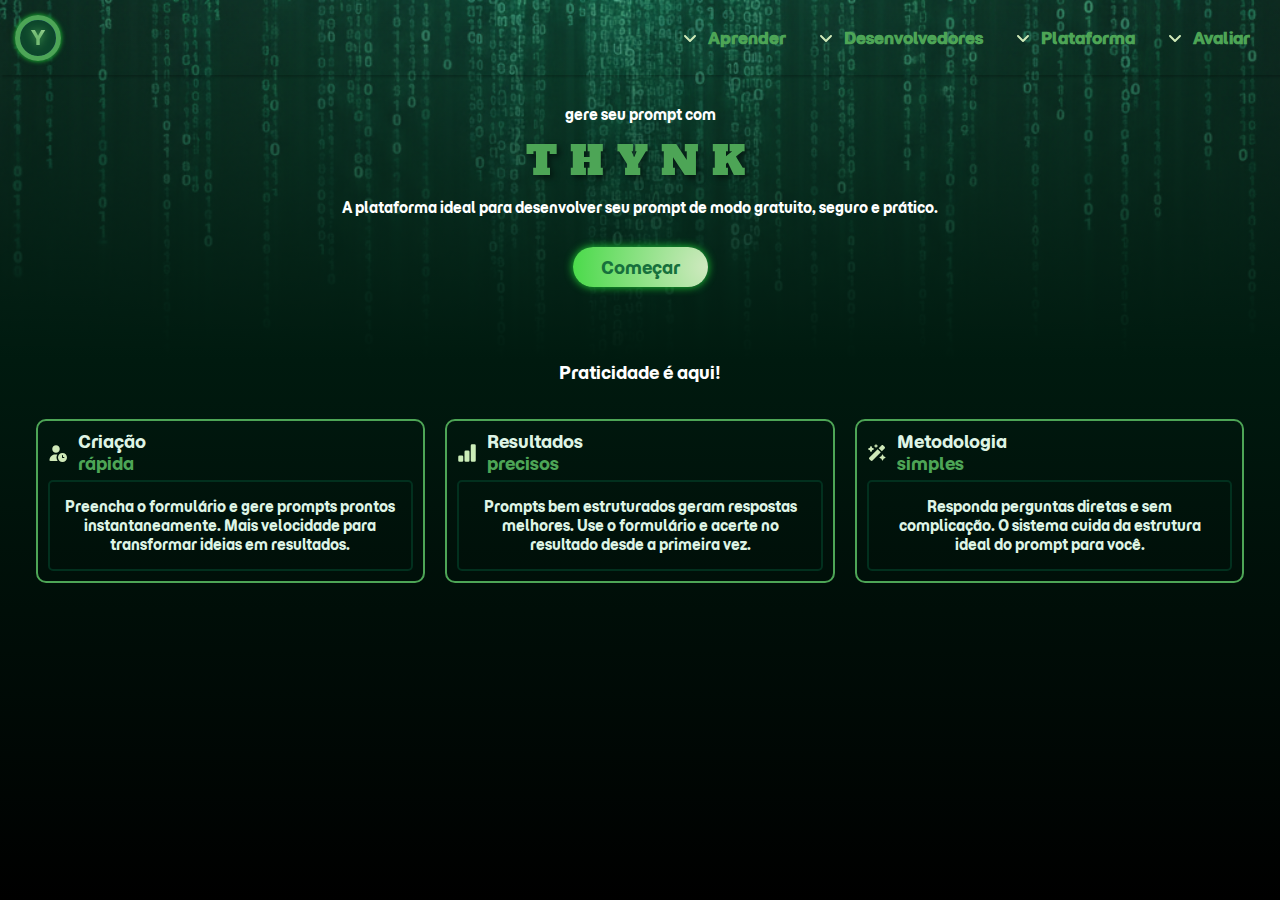
<file: index.html>
<!DOCTYPE html>
<html lang="pt-br">

<head>
    <meta charset="UTF-8">
    <meta name="viewport" content="width=device-width, initial-scale=1.0">
    <link rel="stylesheet" href="AW_PagInicial.css">

    <link rel="preconnect" href="https://fonts.googleapis.com">
    <link rel="preconnect" href="https://fonts.gstatic.com" crossorigin>
    <link href="https://fonts.googleapis.com/css2?family=Momo+Trust+Display&display=swap" rel="stylesheet">

    <link rel="preconnect" href="https://fonts.googleapis.com">
    <link rel="preconnect" href="https://fonts.gstatic.com" crossorigin>
    <link
        href="https://fonts.googleapis.com/css2?family=Alfa+Slab+One&family=Momo+Trust+Display&family=Sekuya&display=swap"
        rel="stylesheet">
    <title>Página inicial</title>
</head>

 <!-- Google tag (gtag.js) -->
<script async src="https://www.googletagmanager.com/gtag/js?id=G-QMNE6J3MZT"></script>
<script>
    window.dataLayer = window.dataLayer || [];
    function gtag(){dataLayer.push(arguments);}
    gtag('js', new Date());

    gtag('config', 'G-QMNE6J3MZT');
</script>

<body id="body">
    <div class="main">
        <header>
            <nav>
                <div class="logoDiv">
                    <a class="logo">Y</a>
                </div>

                <div class="menuHamburguer" id="menuHamburguer">
                    <div class="linha1"></div>
                    <div class="linha2"></div>
                    <div class="linha3"></div>
                </div>

                <ul class="navLista" id="navLista">

                    <li class="navListaSite">Thynk</li>

                    <!-- Aprender -->
                    <li class="navItem">
                        <div class="navListaTitulo">
                            <svg xmlns="http://www.w3.org/2000/svg" viewBox="0 0 640 640" class="setinha">
                                <path fill="#cfe9b8"
                                    d="M297.4 438.6C309.9 451.1 330.2 451.1 342.7 438.6L502.7 278.6C515.2 266.1 515.2 245.8 502.7 233.3C490.2 220.8 469.9 220.8 457.4 233.3L320 370.7L182.6 233.4C170.1 220.9 149.8 220.9 137.3 233.4C124.8 245.9 124.8 266.2 137.3 278.7L297.3 438.7z" />
                            </svg>
                            Aprender
                        </div>

                        <ul class="navListaOpcoesDiv">
                            <li class="navListaOpcoes"><a href="AW_Frameworks.html">Frameworks</a></li>
                            <li class="navListaOpcoes"><a href="AW_Prompt.html">Prompts</a></li>
                        </ul>
                    </li>

                    <!-- Desenvolvedores -->
                    <li class="navItem">
                        <div class="navListaTitulo">
                            <svg xmlns="http://www.w3.org/2000/svg" viewBox="0 0 640 640" class="setinha">
                                <path fill="#cfe9b8"
                                    d="M297.4 438.6C309.9 451.1 330.2 451.1 342.7 438.6L502.7 278.6C515.2 266.1 515.2 245.8 502.7 233.3C490.2 220.8 469.9 220.8 457.4 233.3L320 370.7L182.6 233.4C170.1 220.9 149.8 220.9 137.3 233.4C124.8 245.9 124.8 266.2 137.3 278.7L297.3 438.7z" />
                            </svg>
                            Desenvolvedores
                        </div>

                        <ul class="navListaOpcoesDiv">
                            <li class="navListaOpcoes"><a href="AW_Sobre.html">Sobre nós</a></li>
                            <li class="navListaOpcoes"><a href="AW_Contato.html">Contato</a></li>
                        </ul>
                    </li>

                    <!-- Site -->
                    <li class="navItem">
                        <div class="navListaTitulo">
                            <svg xmlns="http://www.w3.org/2000/svg" viewBox="0 0 640 640" class="setinha">
                                <path fill="#cfe9b8"
                                    d="M297.4 438.6C309.9 451.1 330.2 451.1 342.7 438.6L502.7 278.6C515.2 266.1 515.2 245.8 502.7 233.3C490.2 220.8 469.9 220.8 457.4 233.3L320 370.7L182.6 233.4C170.1 220.9 149.8 220.9 137.3 233.4C124.8 245.9 124.8 266.2 137.3 278.7L297.3 438.7z" />
                            </svg>
                            Plataforma
                        </div>

                        <ul class="navListaOpcoesDiv">
                            <li class="navListaOpcoes"><a href="AW_ComoUsar.html">Como usar</a></li>
                            <li class="navListaOpcoes"><a href="AW_Formulario.html">Gerar prompt</a></li>
                        </ul>
                    </li>

                    <li class="navItem">
                        <div class="navListaTitulo">
                            <svg xmlns="http://www.w3.org/2000/svg" viewBox="0 0 640 640" class="setinha">
                                <path fill="#cfe9b8"
                                    d="M297.4 438.6C309.9 451.1 330.2 451.1 342.7 438.6L502.7 278.6C515.2 266.1 515.2 245.8 502.7 233.3C490.2 220.8 469.9 220.8 457.4 233.3L320 370.7L182.6 233.4C170.1 220.9 149.8 220.9 137.3 233.4C124.8 245.9 124.8 266.2 137.3 278.7L297.3 438.7z" />
                            </svg>
                            Avaliar
                        </div>

                        <ul class="navListaOpcoesDiv">
                            <li class="navListaOpcoes"><a href="AW_Relatar.html">Relatar</a></li>
                        </ul>
                    </li>

                </ul>
            </nav>
        </header>

        <!-- </div> -->

        <div class="interfaceMain">

            <div class="texts">
                <p class="par1">gere seu prompt com</p>

                <div class="siteNome">
                    <span class="nomeLetra">T</span>
                    <span class="nomeLetra">H</span>
                    <span class="nomeLetra">Y</span>
                    <span class="nomeLetra">N</span>
                    <span class="nomeLetra">K</span>
                </div>

                <p class="par2">A plataforma ideal para desenvolver seu prompt de modo gratuito, seguro e prático.</p>
            </div>

            <div class="comecarDiv">
                <button target="_blank" onclick="comecar()" class="comecar">Começar</button>
            </div>

        </div>

        <div class="motivacoes">
            <h3 class="motTitulo">Praticidade é aqui!</h3>

            <div class="anuncios">

                <div class="anuncio">
                    <div class="anuncioConteudo">

                        <div class="anuncioTitulo">
                            <div class="tituloImg">
                                <svg xmlns="http://www.w3.org/2000/svg"
                                    viewBox="0 0 640 640"><!--!Font Awesome Free v7.1.0 by @fontawesome - https://fontawesome.com License - https://fontawesome.com/license/free Copyright 2026 Fonticons, Inc.-->
                                    <path fill="#cfe9b8"
                                        d="M256 72C322.3 72 376 125.7 376 192C376 258.3 322.3 312 256 312C189.7 312 136 258.3 136 192C136 125.7 189.7 72 256 72zM226.3 368L285.7 368C289.6 368 293.6 368.1 297.5 368.4C281.3 396.6 272 429.2 272 464C272 505.8 285.4 544.5 308 576L77.7 576C61.3 576 48 562.7 48 546.3C48 447.8 127.8 368 226.3 368zM320 464C320 384.5 384.5 320 464 320C543.5 320 608 384.5 608 464C608 543.5 543.5 608 464 608C384.5 608 320 543.5 320 464zM464 384C455.2 384 448 391.2 448 400L448 464C448 472.8 455.2 480 464 480L512 480C520.8 480 528 472.8 528 464C528 455.2 520.8 448 512 448L480 448L480 400C480 391.2 472.8 384 464 384z" />
                                </svg>
                            </div>

                            <div class="tituloTema">
                                <h3 class="temaPrompt">Criação</h3>
                                <h3 class="temaIdeia">rápida</h3>
                            </div>

                        </div>

                        <p class="anuncioPar">Preencha o formulário e gere prompts prontos instantaneamente.
                            Mais velocidade para transformar ideias em resultados.</p>
                    </div>
                </div>

                <div class="anuncio">
                    <div class="anuncioConteudo">
                        <div class="anuncioTitulo">

                            <div class="tituloImg">
                                <svg xmlns="http://www.w3.org/2000/svg" width="16" height="16" fill="currentColor"
                                    class="bi bi-bar-chart-fill" viewBox="0 0 16 16">
                                    <path
                                        d="M1 11a1 1 0 0 1 1-1h2a1 1 0 0 1 1 1v3a1 1 0 0 1-1 1H2a1 1 0 0 1-1-1zm5-4a1 1 0 0 1 1-1h2a1 1 0 0 1 1 1v7a1 1 0 0 1-1 1H7a1 1 0 0 1-1-1zm5-5a1 1 0 0 1 1-1h2a1 1 0 0 1 1 1v12a1 1 0 0 1-1 1h-2a1 1 0 0 1-1-1z" />
                                </svg>
                            </div>

                            <div class="tituloTema">
                                <h3 class="temaPrompt">Resultados</h3>
                                <h3 class="temaIdeia">precisos</h3>
                            </div>

                        </div>
                        <p class="anuncioPar">Prompts bem estruturados geram respostas melhores.
                            Use o formulário e acerte no resultado desde a primeira vez.</p>
                    </div>
                </div>

                <div class="anuncio">
                    <div class="anuncioConteudo">

                        <div class="anuncioTitulo">

                            <div class="tituloImg">
                                <svg xmlns="http://www.w3.org/2000/svg"
                                    viewBox="0 0 640 640"><!--!Font Awesome Free v7.1.0 by @fontawesome - https://fontawesome.com License - https://fontawesome.com/license/free Copyright 2026 Fonticons, Inc.-->
                                    <path fill="#cfe9b8"
                                        d="M295.4 37L310.2 73.8L347 88.6C350 89.8 352 92.8 352 96C352 99.2 350 102.2 347 103.4L310.2 118.2L295.4 155C294.2 158 291.2 160 288 160C284.8 160 281.8 158 280.6 155L265.8 118.2L229 103.4C226 102.2 224 99.2 224 96C224 92.8 226 89.8 229 88.6L265.8 73.8L280.6 37C281.8 34 284.8 32 288 32C291.2 32 294.2 34 295.4 37zM142.7 105.7L164.2 155.8L214.3 177.3C220.2 179.8 224 185.6 224 192C224 198.4 220.2 204.2 214.3 206.7L164.2 228.2L142.7 278.3C140.2 284.2 134.4 288 128 288C121.6 288 115.8 284.2 113.3 278.3L91.8 228.2L41.7 206.7C35.8 204.2 32 198.4 32 192C32 185.6 35.8 179.8 41.7 177.3L91.8 155.8L113.3 105.7C115.8 99.8 121.6 96 128 96C134.4 96 140.2 99.8 142.7 105.7zM496 368C502.4 368 508.2 371.8 510.7 377.7L532.2 427.8L582.3 449.3C588.2 451.8 592 457.6 592 464C592 470.4 588.2 476.2 582.3 478.7L532.2 500.2L510.7 550.3C508.2 556.2 502.4 560 496 560C489.6 560 483.8 556.2 481.3 550.3L459.8 500.2L409.7 478.7C403.8 476.2 400 470.4 400 464C400 457.6 403.8 451.8 409.7 449.3L459.8 427.8L481.3 377.7C483.8 371.8 489.6 368 496 368zM492 64C503 64 513.6 68.4 521.5 76.2L563.8 118.5C571.6 126.4 576 137 576 148C576 159 571.6 169.6 563.8 177.5L475.6 265.7L374.3 164.4L462.5 76.2C470.4 68.4 481 64 492 64zM76.2 462.5L340.4 198.3L441.7 299.6L177.5 563.8C169.6 571.6 159 576 148 576C137 576 126.4 571.6 118.5 563.8L76.2 521.5C68.4 513.6 64 503 64 492C64 481 68.4 470.4 76.2 462.5z" />
                                </svg>
                            </div>

                            <div class="tituloTema">
                                <h3 class="temaPrompt">Metodologia</h3>
                                <h3 class="temaIdeia">simples</h3>
                            </div>
                        </div>

                        <p class="anuncioPar">Responda perguntas diretas e sem complicação.
                            O sistema cuida da estrutura ideal do prompt para você.</p>
                    </div>
                </div>

            </div>

        </div>

    </div>
    <script src="AW_PagInicial.js"></script>
</body>


</html>
</file>
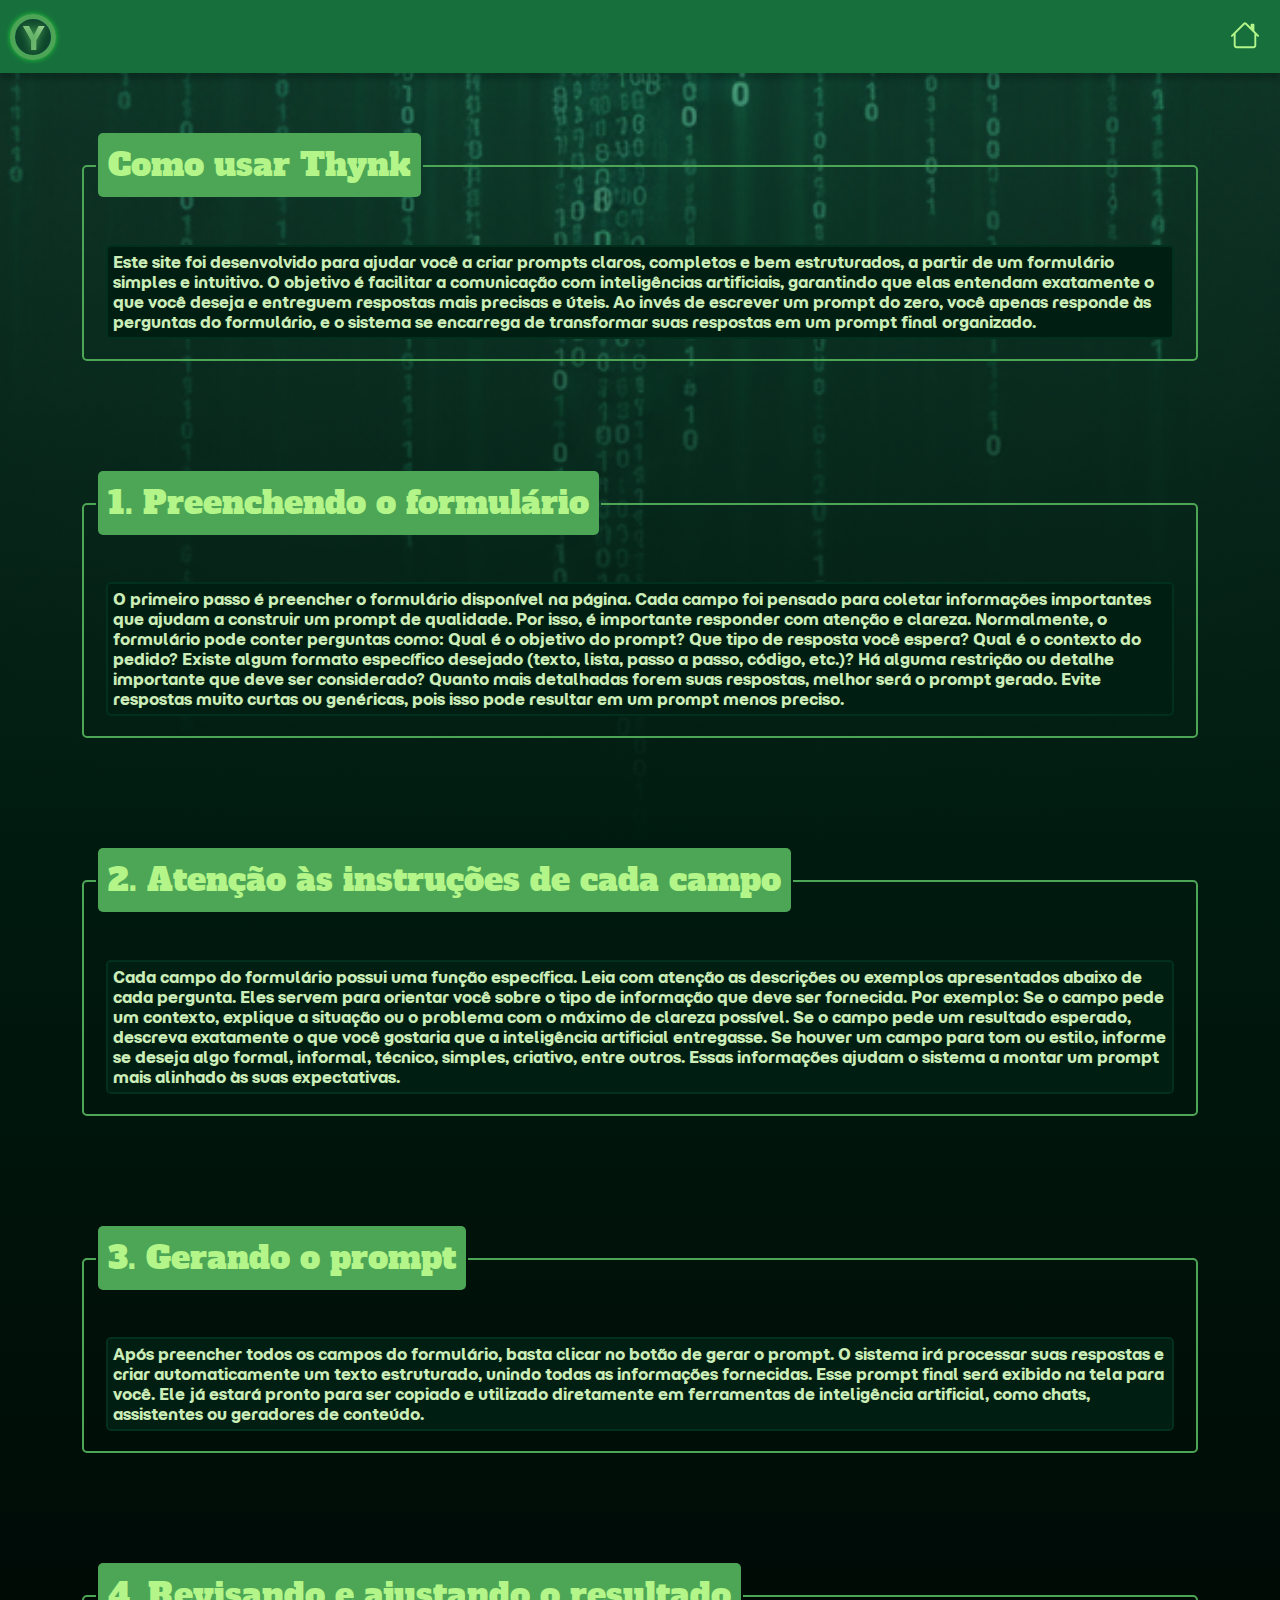
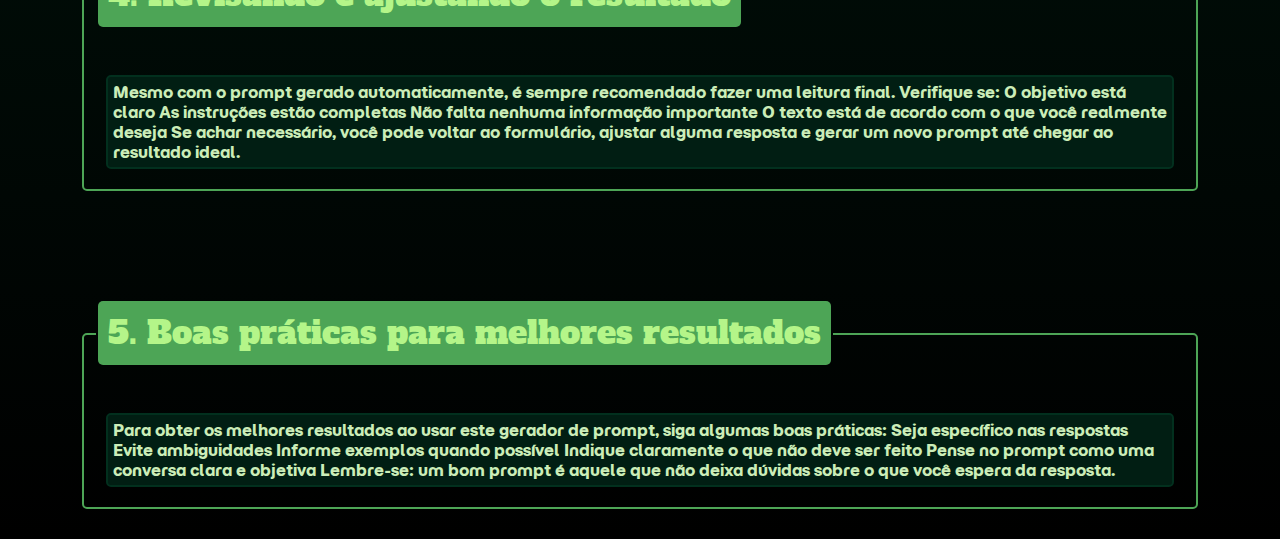
<file: AW_ComoUsar.html>
<!DOCTYPE html>
<html lang="pt-br">

<head>
    <meta charset="UTF-8">
    <meta name="viewport" content="width=device-width, initial-scale=1.0">
    <link rel="stylesheet" href="AW_estiloGeral.css">

    <link rel="preconnect" href="https://fonts.googleapis.com">
    <link rel="preconnect" href="https://fonts.gstatic.com" crossorigin>
    <link href="https://fonts.googleapis.com/css2?family=Momo+Trust+Display&display=swap" rel="stylesheet">

    <link rel="preconnect" href="https://fonts.googleapis.com">
    <link rel="preconnect" href="https://fonts.gstatic.com" crossorigin>
    <link
        href="https://fonts.googleapis.com/css2?family=Alfa+Slab+One&family=Momo+Trust+Display&family=Sekuya&display=swap"
        rel="stylesheet">
    <title>Thynk - Como usar</title>
</head>

<body>
    <div class="mainDiv">
        <div class="dec">

            <div class="logoDiv">
                <p class="logo">Y</p>
            </div>

            <button class="casa" onclick="home()">
                <svg xmlns="http://www.w3.org/2000/svg" width="30" height="30" fill="currentColor" class="casa" id="casa"
                    viewBox="0 0 16 16">
                    <path
                        d="M8.707 1.5a1 1 0 0 0-1.414 0L.646 8.146a.5.5 0 0 0 .708.708L2 8.207V13.5A1.5 1.5 0 0 0 3.5 15h9a1.5 1.5 0 0 0 1.5-1.5V8.207l.646.647a.5.5 0 0 0 .708-.708L13 5.793V2.5a.5.5 0 0 0-.5-.5h-1a.5.5 0 0 0-.5.5v1.293zM13 7.207V13.5a.5.5 0 0 1-.5.5h-9a.5.5 0 0 1-.5-.5V7.207l5-5z" />
                </svg>
            </button>

        </div>

        <div class="siteConteudo">

            <fieldset>
                <legend class="conteudoTitulo">
                    <p class="titulo">Como usar Thynk</p>
                </legend>
                <p class="conteudoTexto">Este site foi desenvolvido para ajudar você a criar prompts claros, completos e
                    bem estruturados, a partir de um formulário simples e intuitivo. O objetivo é facilitar a
                    comunicação com inteligências artificiais, garantindo que elas entendam exatamente o que você deseja
                    e entreguem respostas mais precisas e úteis.

                    Ao invés de escrever um prompt do zero, você apenas responde às perguntas do formulário, e o sistema
                    se encarrega de transformar suas respostas em um prompt final organizado.</p>
            </fieldset>

            <fieldset>
                <legend class="conteudoTitulo">
                    <p class="titulo">1. Preenchendo o formulário</p>
                </legend>
                <p class="conteudoTexto">O primeiro passo é preencher o formulário disponível na página. Cada campo foi
                    pensado para coletar informações importantes que ajudam a construir um prompt de qualidade. Por
                    isso, é importante responder com atenção e clareza.

                    Normalmente, o formulário pode conter perguntas como:

                    Qual é o objetivo do prompt?

                    Que tipo de resposta você espera?

                    Qual é o contexto do pedido?

                    Existe algum formato específico desejado (texto, lista, passo a passo, código, etc.)?

                    Há alguma restrição ou detalhe importante que deve ser considerado?

                    Quanto mais detalhadas forem suas respostas, melhor será o prompt gerado. Evite respostas muito
                    curtas ou genéricas, pois isso pode resultar em um prompt menos preciso.</p>
            </fieldset>

            <fieldset>
                <legend class="conteudoTitulo">
                    <p class="titulo">2. Atenção às instruções de cada campo</p>
                </legend>
                <p class="conteudoTexto">Cada campo do formulário possui uma função específica. Leia com atenção as
                    descrições ou exemplos
                    apresentados abaixo de cada pergunta. Eles servem para orientar você sobre o tipo de informação que
                    deve ser fornecida.

                    Por exemplo:

                    Se o campo pede um contexto, explique a situação ou o problema com o máximo de clareza possível.

                    Se o campo pede um resultado esperado, descreva exatamente o que você gostaria que a inteligência
                    artificial entregasse.

                    Se houver um campo para tom ou estilo, informe se deseja algo formal, informal, técnico, simples,
                    criativo, entre outros.

                    Essas informações ajudam o sistema a montar um prompt mais alinhado às suas expectativas.</p>
            </fieldset>

            <fieldset>
                <legend class="conteudoTitulo">
                    <p class="titulo">3. Gerando o prompt</p>
                </legend>
                <p class="conteudoTexto">Após preencher todos os campos do formulário, basta clicar no botão de gerar o
                    prompt. O sistema irá processar suas respostas e criar automaticamente um texto estruturado, unindo
                    todas as informações fornecidas.

                    Esse prompt final será exibido na tela para você. Ele já estará pronto para ser copiado e utilizado
                    diretamente em ferramentas de inteligência artificial, como chats, assistentes ou geradores de
                    conteúdo.</p>
            </fieldset>

            <fieldset>
                <legend class="conteudoTitulo">
                    <p class="titulo">4. Revisando e ajustando o resultado</p>
                </legend>
                <p class="conteudoTexto">Mesmo com o prompt gerado automaticamente, é sempre recomendado fazer uma
                    leitura final. Verifique se:

                    O objetivo está claro

                    As instruções estão completas

                    Não falta nenhuma informação importante

                    O texto está de acordo com o que você realmente deseja

                    Se achar necessário, você pode voltar ao formulário, ajustar alguma resposta e gerar um novo prompt
                    até chegar ao resultado ideal.</p>
            </fieldset>

            <fieldset>
                <legend class="conteudoTitulo">
                    <p class="titulo">5. Boas práticas para melhores resultados</p>
                </legend>
                <p class="conteudoTexto">Para obter os melhores resultados ao usar este gerador de prompt, siga algumas
                    boas práticas:

                    Seja específico nas respostas

                    Evite ambiguidades

                    Informe exemplos quando possível

                    Indique claramente o que não deve ser feito

                    Pense no prompt como uma conversa clara e objetiva

                    Lembre-se: um bom prompt é aquele que não deixa dúvidas sobre o que você espera da resposta.</p>
            </fieldset>
        </div>
    </div>

    <script src="AW_interacaoGeral.js"></script>
</body>

</html>
</file>
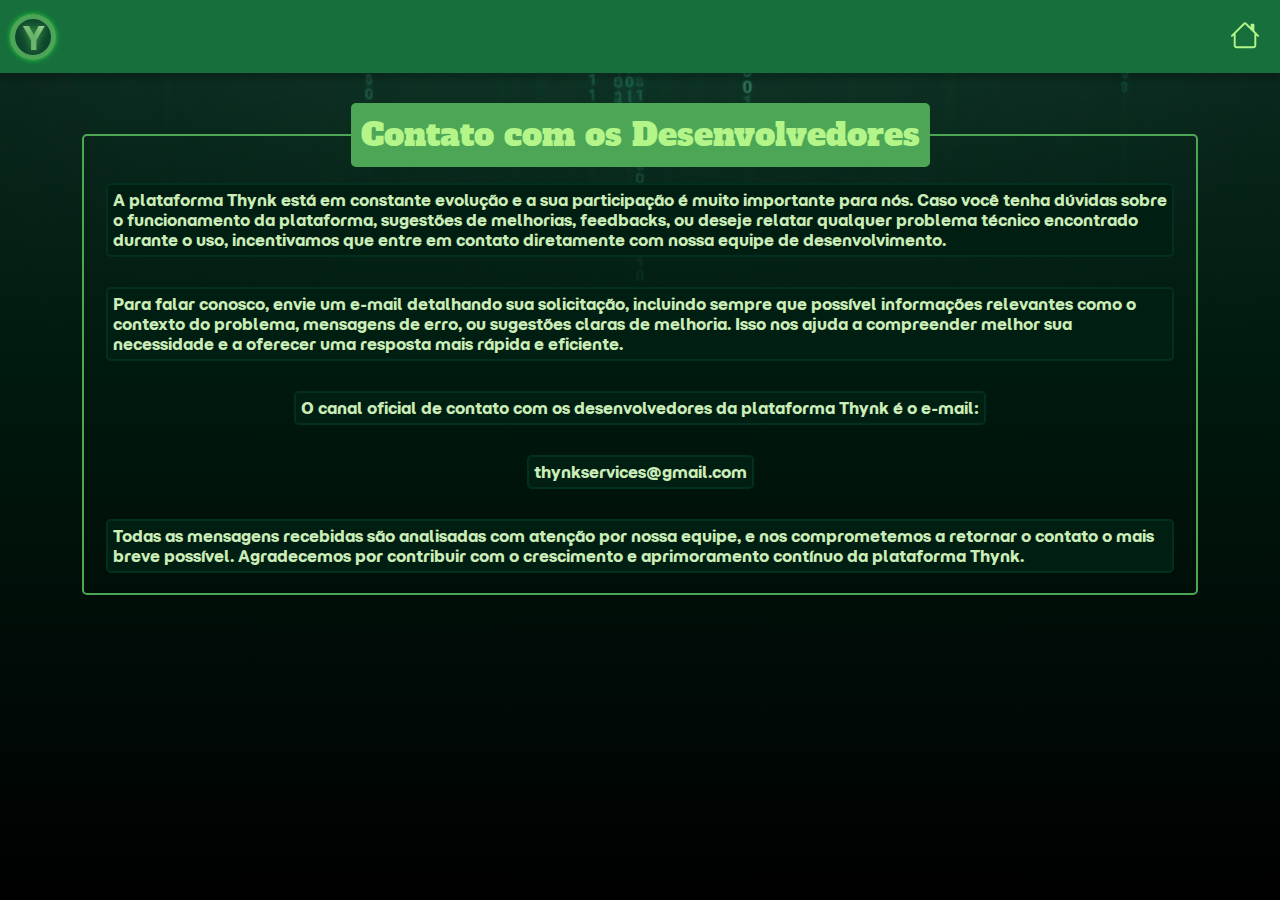
<file: AW_Contato.html>
<!DOCTYPE html>
<html lang="pt-br">

<head>
    <meta charset="UTF-8">
    <meta name="viewport" content="width=device-width, initial-scale=1.0">
    <link rel="stylesheet" href="AW_estiloGeral.css">

    <link rel="preconnect" href="https://fonts.googleapis.com">
    <link rel="preconnect" href="https://fonts.gstatic.com" crossorigin>
    <link href="https://fonts.googleapis.com/css2?family=Momo+Trust+Display&display=swap" rel="stylesheet">

    <link rel="preconnect" href="https://fonts.googleapis.com">
    <link rel="preconnect" href="https://fonts.gstatic.com" crossorigin>
    <link
        href="https://fonts.googleapis.com/css2?family=Alfa+Slab+One&family=Momo+Trust+Display&family=Sekuya&display=swap"
        rel="stylesheet">
    <title>Thynk - Contato</title>
</head>

<body>
    <div class="mainDiv">
        <div class="dec">

            <div class="logoDiv">
                <p class="logo">Y</p>
            </div>

            <button class="casa" onclick="home()">
                <svg xmlns="http://www.w3.org/2000/svg" width="30" height="30" fill="currentColor" class="casa" id="casa"
                    viewBox="0 0 16 16">
                    <path
                        d="M8.707 1.5a1 1 0 0 0-1.414 0L.646 8.146a.5.5 0 0 0 .708.708L2 8.207V13.5A1.5 1.5 0 0 0 3.5 15h9a1.5 1.5 0 0 0 1.5-1.5V8.207l.646.647a.5.5 0 0 0 .708-.708L13 5.793V2.5a.5.5 0 0 0-.5-.5h-1a.5.5 0 0 0-.5.5v1.293zM13 7.207V13.5a.5.5 0 0 1-.5.5h-9a.5.5 0 0 1-.5-.5V7.207l5-5z" />
                </svg>
            </button>


        </div>

        <div class="siteConteudo">

            <fieldset>
                <legend class="titulo">Contato com os Desenvolvedores</legend>

                <p class="conteudoTexto">
                    A plataforma Thynk está em constante evolução e a sua
                    participação é muito importante para nós. Caso você tenha dúvidas sobre o
                    funcionamento da plataforma, sugestões de melhorias, feedbacks, ou deseje
                    relatar qualquer problema técnico encontrado durante o uso, incentivamos
                    que entre em contato diretamente com nossa equipe de desenvolvimento.
                </p>

                <p class="conteudoTexto">
                    Para falar conosco, envie um e-mail detalhando sua solicitação, incluindo
                    sempre que possível informações relevantes como o contexto do problema,
                    mensagens de erro, ou sugestões claras de melhoria. Isso nos ajuda a
                    compreender melhor sua necessidade e a oferecer uma resposta mais rápida
                    e eficiente.
                </p>

                <p class="conteudoTexto">
                    O canal oficial de contato com os desenvolvedores da plataforma Thynk é o
                    e-mail:
                </p>

                <p class="conteudoTexto">
                    <strong>thynkservices@gmail.com</strong>
                </p>

                <p class="conteudoTexto">
                    Todas as mensagens recebidas são analisadas com atenção por nossa equipe,
                    e nos comprometemos a retornar o contato o mais breve possível. Agradecemos
                    por contribuir com o crescimento e aprimoramento contínuo da plataforma
                    Thynk.
                </p>
            </fieldset>


        </div>
    </div>

    <script src="AW_interacaoGeral.js"></script>
</body>

</html>
</file>
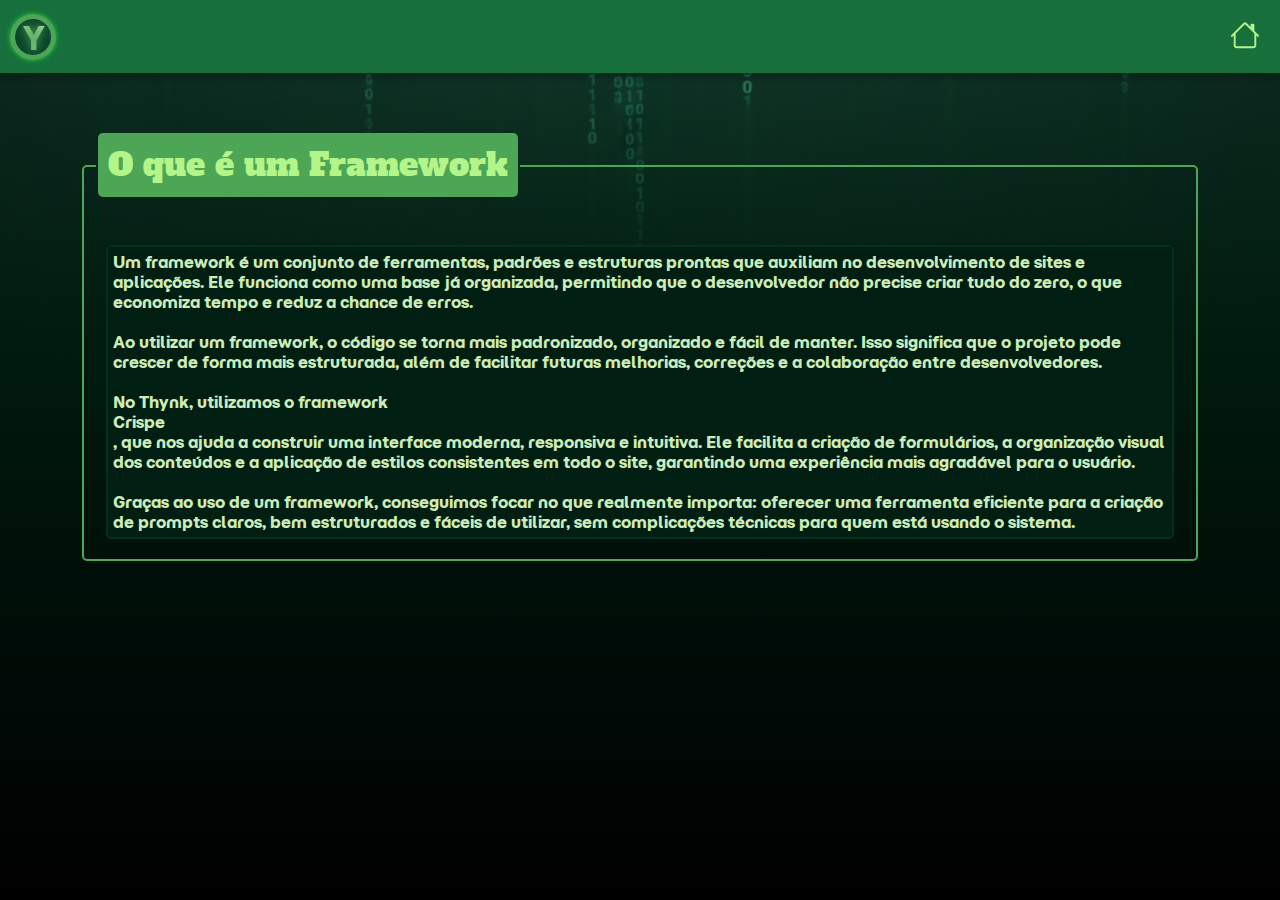
<file: AW_Frameworks.html>
<!DOCTYPE html>
<html lang="pt-br">

<head>
    <meta charset="UTF-8">
    <meta name="viewport" content="width=device-width, initial-scale=1.0">
    <link rel="stylesheet" href="AW_estiloGeral.css">

    <link rel="preconnect" href="https://fonts.googleapis.com">
    <link rel="preconnect" href="https://fonts.gstatic.com" crossorigin>
    <link href="https://fonts.googleapis.com/css2?family=Momo+Trust+Display&display=swap" rel="stylesheet">

    <link rel="preconnect" href="https://fonts.googleapis.com">
    <link rel="preconnect" href="https://fonts.gstatic.com" crossorigin>
    <link
        href="https://fonts.googleapis.com/css2?family=Alfa+Slab+One&family=Momo+Trust+Display&family=Sekuya&display=swap"
        rel="stylesheet">
    <title>Thynk - Frameworks</title>
</head>

<body>
    <div class="mainDiv">
        <div class="dec">

            <div class="logoDiv">
                <p class="logo">Y</p>
            </div>

            <button class="casa" onclick="home()">
                <svg xmlns="http://www.w3.org/2000/svg" width="30" height="30" fill="currentColor" class="casa" id="casa"
                    viewBox="0 0 16 16">
                    <path
                        d="M8.707 1.5a1 1 0 0 0-1.414 0L.646 8.146a.5.5 0 0 0 .708.708L2 8.207V13.5A1.5 1.5 0 0 0 3.5 15h9a1.5 1.5 0 0 0 1.5-1.5V8.207l.646.647a.5.5 0 0 0 .708-.708L13 5.793V2.5a.5.5 0 0 0-.5-.5h-1a.5.5 0 0 0-.5.5v1.293zM13 7.207V13.5a.5.5 0 0 1-.5.5h-9a.5.5 0 0 1-.5-.5V7.207l5-5z" />
                </svg>
            </button>


        </div>

        <div class="siteConteudo">

            <fieldset>
            <legend class="conteudoTitulo">
                <p class="titulo">O que é um Framework</p>
            </legend>
            <p class="conteudoTexto">
                Um framework é um conjunto de ferramentas, padrões e estruturas prontas que auxiliam no desenvolvimento de sites e aplicações.
                Ele funciona como uma base já organizada, permitindo que o desenvolvedor não precise criar tudo do zero, o que economiza tempo
                e reduz a chance de erros.
                <br><br>
                Ao utilizar um framework, o código se torna mais padronizado, organizado e fácil de manter. Isso significa que o projeto
                pode crescer de forma mais estruturada, além de facilitar futuras melhorias, correções e a colaboração entre desenvolvedores.
                <br><br>
                No Thynk, utilizamos o framework <strong>Crispe</strong>, que nos ajuda a construir uma interface moderna, responsiva e intuitiva.
                Ele facilita a criação de formulários, a organização visual dos conteúdos e a aplicação de estilos consistentes em todo o site,
                garantindo uma experiência mais agradável para o usuário.
                <br><br>
                Graças ao uso de um framework, conseguimos focar no que realmente importa: oferecer uma ferramenta eficiente para a criação de
                prompts claros, bem estruturados e fáceis de utilizar, sem complicações técnicas para quem está usando o sistema.
            </p>
        </fieldset>

        </div>
    </div>

    <script src="AW_interacaoGeral.js"></script>
</body>

</html>
</file>
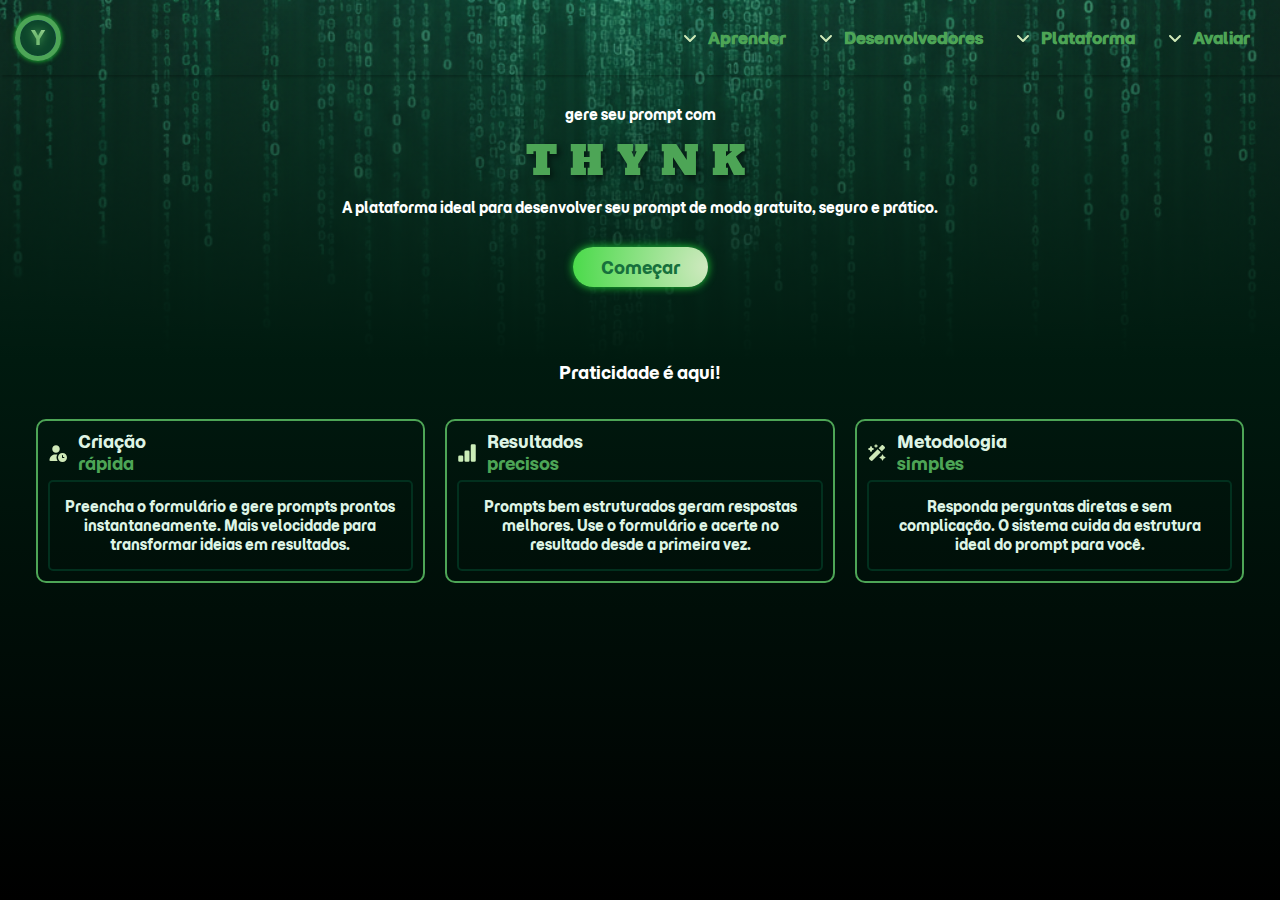
<file: AW_PagInicial.html>
<!DOCTYPE html>
<html lang="pt-br">

<head>
    <meta charset="UTF-8">
    <meta name="viewport" content="width=device-width, initial-scale=1.0">
    <link rel="stylesheet" href="AW_PagInicial.css">

    <link rel="preconnect" href="https://fonts.googleapis.com">
    <link rel="preconnect" href="https://fonts.gstatic.com" crossorigin>
    <link href="https://fonts.googleapis.com/css2?family=Momo+Trust+Display&display=swap" rel="stylesheet">

    <link rel="preconnect" href="https://fonts.googleapis.com">
    <link rel="preconnect" href="https://fonts.gstatic.com" crossorigin>
    <link
        href="https://fonts.googleapis.com/css2?family=Alfa+Slab+One&family=Momo+Trust+Display&family=Sekuya&display=swap"
        rel="stylesheet">
    <title>Página inicial</title>
</head>

<body id="body">
    <div class="main">
        <header>
            <nav>
                <div class="logoDiv">
                    <a class="logo">Y</a>
                </div>

                <div class="menuHamburguer" id="menuHamburguer">
                    <div class="linha1"></div>
                    <div class="linha2"></div>
                    <div class="linha3"></div>
                </div>

                <ul class="navLista" id="navLista">

                    <li class="navListaSite">Thynk</li>

                    <!-- Aprender -->
                    <li class="navItem">
                        <div class="navListaTitulo">
                            <svg xmlns="http://www.w3.org/2000/svg" viewBox="0 0 640 640" class="setinha">
                                <path fill="#cfe9b8"
                                    d="M297.4 438.6C309.9 451.1 330.2 451.1 342.7 438.6L502.7 278.6C515.2 266.1 515.2 245.8 502.7 233.3C490.2 220.8 469.9 220.8 457.4 233.3L320 370.7L182.6 233.4C170.1 220.9 149.8 220.9 137.3 233.4C124.8 245.9 124.8 266.2 137.3 278.7L297.3 438.7z" />
                            </svg>
                            Aprender
                        </div>

                        <ul class="navListaOpcoesDiv">
                            <li class="navListaOpcoes"><a href="/Externo/AW_Frameworks.html">Frameworks</a></li>
                            <li class="navListaOpcoes"><a href="/Externo/AW_Prompt.html">Prompts</a></li>
                        </ul>
                    </li>

                    <!-- Desenvolvedores -->
                    <li class="navItem">
                        <div class="navListaTitulo">
                            <svg xmlns="http://www.w3.org/2000/svg" viewBox="0 0 640 640" class="setinha">
                                <path fill="#cfe9b8"
                                    d="M297.4 438.6C309.9 451.1 330.2 451.1 342.7 438.6L502.7 278.6C515.2 266.1 515.2 245.8 502.7 233.3C490.2 220.8 469.9 220.8 457.4 233.3L320 370.7L182.6 233.4C170.1 220.9 149.8 220.9 137.3 233.4C124.8 245.9 124.8 266.2 137.3 278.7L297.3 438.7z" />
                            </svg>
                            Desenvolvedores
                        </div>

                        <ul class="navListaOpcoesDiv">
                            <li class="navListaOpcoes"><a href="/Externo/AW_Sobre.html">Sobre nós</a></li>
                            <li class="navListaOpcoes"><a href="/Externo/AW_Contato.html">Contato</a></li>
                        </ul>
                    </li>

                    <!-- Site -->
                    <li class="navItem">
                        <div class="navListaTitulo">
                            <svg xmlns="http://www.w3.org/2000/svg" viewBox="0 0 640 640" class="setinha">
                                <path fill="#cfe9b8"
                                    d="M297.4 438.6C309.9 451.1 330.2 451.1 342.7 438.6L502.7 278.6C515.2 266.1 515.2 245.8 502.7 233.3C490.2 220.8 469.9 220.8 457.4 233.3L320 370.7L182.6 233.4C170.1 220.9 149.8 220.9 137.3 233.4C124.8 245.9 124.8 266.2 137.3 278.7L297.3 438.7z" />
                            </svg>
                            Plataforma
                        </div>

                        <ul class="navListaOpcoesDiv">
                            <li class="navListaOpcoes"><a href="/Externo/AW_ComoUsar.html">Como usar</a></li>
                            <li class="navListaOpcoes"><a href="/Interno/AW_Formulario.html">Gerar prompt</a></li>
                        </ul>
                    </li>

                    <li class="navItem">
                        <div class="navListaTitulo">
                            <svg xmlns="http://www.w3.org/2000/svg" viewBox="0 0 640 640" class="setinha">
                                <path fill="#cfe9b8"
                                    d="M297.4 438.6C309.9 451.1 330.2 451.1 342.7 438.6L502.7 278.6C515.2 266.1 515.2 245.8 502.7 233.3C490.2 220.8 469.9 220.8 457.4 233.3L320 370.7L182.6 233.4C170.1 220.9 149.8 220.9 137.3 233.4C124.8 245.9 124.8 266.2 137.3 278.7L297.3 438.7z" />
                            </svg>
                            Avaliar
                        </div>

                        <ul class="navListaOpcoesDiv">
                            <li class="navListaOpcoes"><a href="/Externo/AW_Relatar.html">Relatar</a></li>
                        </ul>
                    </li>

                </ul>
            </nav>
        </header>

        <!-- </div> -->

        <div class="interfaceMain">

            <div class="texts">
                <p class="par1">gere seu prompt com</p>

                <div class="siteNome">
                    <span class="nomeLetra">T</span>
                    <span class="nomeLetra">H</span>
                    <span class="nomeLetra">Y</span>
                    <span class="nomeLetra">N</span>
                    <span class="nomeLetra">K</span>
                </div>

                <p class="par2">A plataforma ideal para desenvolver seu prompt de modo gratuito, seguro e prático.</p>
            </div>

            <div class="comecarDiv">
                <button target="_blank" onclick="comecar()" class="comecar">Começar</button>
            </div>

        </div>

        <div class="motivacoes">
            <h3 class="motTitulo">Praticidade é aqui!</h3>

            <div class="anuncios">

                <div class="anuncio">
                    <div class="anuncioConteudo">

                        <div class="anuncioTitulo">
                            <div class="tituloImg">
                                <svg xmlns="http://www.w3.org/2000/svg"
                                    viewBox="0 0 640 640"><!--!Font Awesome Free v7.1.0 by @fontawesome - https://fontawesome.com License - https://fontawesome.com/license/free Copyright 2026 Fonticons, Inc.-->
                                    <path fill="#cfe9b8"
                                        d="M256 72C322.3 72 376 125.7 376 192C376 258.3 322.3 312 256 312C189.7 312 136 258.3 136 192C136 125.7 189.7 72 256 72zM226.3 368L285.7 368C289.6 368 293.6 368.1 297.5 368.4C281.3 396.6 272 429.2 272 464C272 505.8 285.4 544.5 308 576L77.7 576C61.3 576 48 562.7 48 546.3C48 447.8 127.8 368 226.3 368zM320 464C320 384.5 384.5 320 464 320C543.5 320 608 384.5 608 464C608 543.5 543.5 608 464 608C384.5 608 320 543.5 320 464zM464 384C455.2 384 448 391.2 448 400L448 464C448 472.8 455.2 480 464 480L512 480C520.8 480 528 472.8 528 464C528 455.2 520.8 448 512 448L480 448L480 400C480 391.2 472.8 384 464 384z" />
                                </svg>
                            </div>

                            <div class="tituloTema">
                                <h3 class="temaPrompt">Criação</h3>
                                <h3 class="temaIdeia">rápida</h3>
                            </div>

                        </div>

                        <p class="anuncioPar">Preencha o formulário e gere prompts prontos instantaneamente.
                            Mais velocidade para transformar ideias em resultados.</p>
                    </div>
                </div>

                <div class="anuncio">
                    <div class="anuncioConteudo">
                        <div class="anuncioTitulo">

                            <div class="tituloImg">
                                <svg xmlns="http://www.w3.org/2000/svg" width="16" height="16" fill="currentColor"
                                    class="bi bi-bar-chart-fill" viewBox="0 0 16 16">
                                    <path
                                        d="M1 11a1 1 0 0 1 1-1h2a1 1 0 0 1 1 1v3a1 1 0 0 1-1 1H2a1 1 0 0 1-1-1zm5-4a1 1 0 0 1 1-1h2a1 1 0 0 1 1 1v7a1 1 0 0 1-1 1H7a1 1 0 0 1-1-1zm5-5a1 1 0 0 1 1-1h2a1 1 0 0 1 1 1v12a1 1 0 0 1-1 1h-2a1 1 0 0 1-1-1z" />
                                </svg>
                            </div>

                            <div class="tituloTema">
                                <h3 class="temaPrompt">Resultados</h3>
                                <h3 class="temaIdeia">precisos</h3>
                            </div>

                        </div>
                        <p class="anuncioPar">Prompts bem estruturados geram respostas melhores.
                            Use o formulário e acerte no resultado desde a primeira vez.</p>
                    </div>
                </div>

                <div class="anuncio">
                    <div class="anuncioConteudo">

                        <div class="anuncioTitulo">

                            <div class="tituloImg">
                                <svg xmlns="http://www.w3.org/2000/svg"
                                    viewBox="0 0 640 640"><!--!Font Awesome Free v7.1.0 by @fontawesome - https://fontawesome.com License - https://fontawesome.com/license/free Copyright 2026 Fonticons, Inc.-->
                                    <path fill="#cfe9b8"
                                        d="M295.4 37L310.2 73.8L347 88.6C350 89.8 352 92.8 352 96C352 99.2 350 102.2 347 103.4L310.2 118.2L295.4 155C294.2 158 291.2 160 288 160C284.8 160 281.8 158 280.6 155L265.8 118.2L229 103.4C226 102.2 224 99.2 224 96C224 92.8 226 89.8 229 88.6L265.8 73.8L280.6 37C281.8 34 284.8 32 288 32C291.2 32 294.2 34 295.4 37zM142.7 105.7L164.2 155.8L214.3 177.3C220.2 179.8 224 185.6 224 192C224 198.4 220.2 204.2 214.3 206.7L164.2 228.2L142.7 278.3C140.2 284.2 134.4 288 128 288C121.6 288 115.8 284.2 113.3 278.3L91.8 228.2L41.7 206.7C35.8 204.2 32 198.4 32 192C32 185.6 35.8 179.8 41.7 177.3L91.8 155.8L113.3 105.7C115.8 99.8 121.6 96 128 96C134.4 96 140.2 99.8 142.7 105.7zM496 368C502.4 368 508.2 371.8 510.7 377.7L532.2 427.8L582.3 449.3C588.2 451.8 592 457.6 592 464C592 470.4 588.2 476.2 582.3 478.7L532.2 500.2L510.7 550.3C508.2 556.2 502.4 560 496 560C489.6 560 483.8 556.2 481.3 550.3L459.8 500.2L409.7 478.7C403.8 476.2 400 470.4 400 464C400 457.6 403.8 451.8 409.7 449.3L459.8 427.8L481.3 377.7C483.8 371.8 489.6 368 496 368zM492 64C503 64 513.6 68.4 521.5 76.2L563.8 118.5C571.6 126.4 576 137 576 148C576 159 571.6 169.6 563.8 177.5L475.6 265.7L374.3 164.4L462.5 76.2C470.4 68.4 481 64 492 64zM76.2 462.5L340.4 198.3L441.7 299.6L177.5 563.8C169.6 571.6 159 576 148 576C137 576 126.4 571.6 118.5 563.8L76.2 521.5C68.4 513.6 64 503 64 492C64 481 68.4 470.4 76.2 462.5z" />
                                </svg>
                            </div>

                            <div class="tituloTema">
                                <h3 class="temaPrompt">Metodologia</h3>
                                <h3 class="temaIdeia">simples</h3>
                            </div>
                        </div>

                        <p class="anuncioPar">Responda perguntas diretas e sem complicação.
                            O sistema cuida da estrutura ideal do prompt para você.</p>
                    </div>
                </div>

            </div>

        </div>

    </div>
    <script src="AW_PagInicial.js"></script>
</body>

</html>
</file>
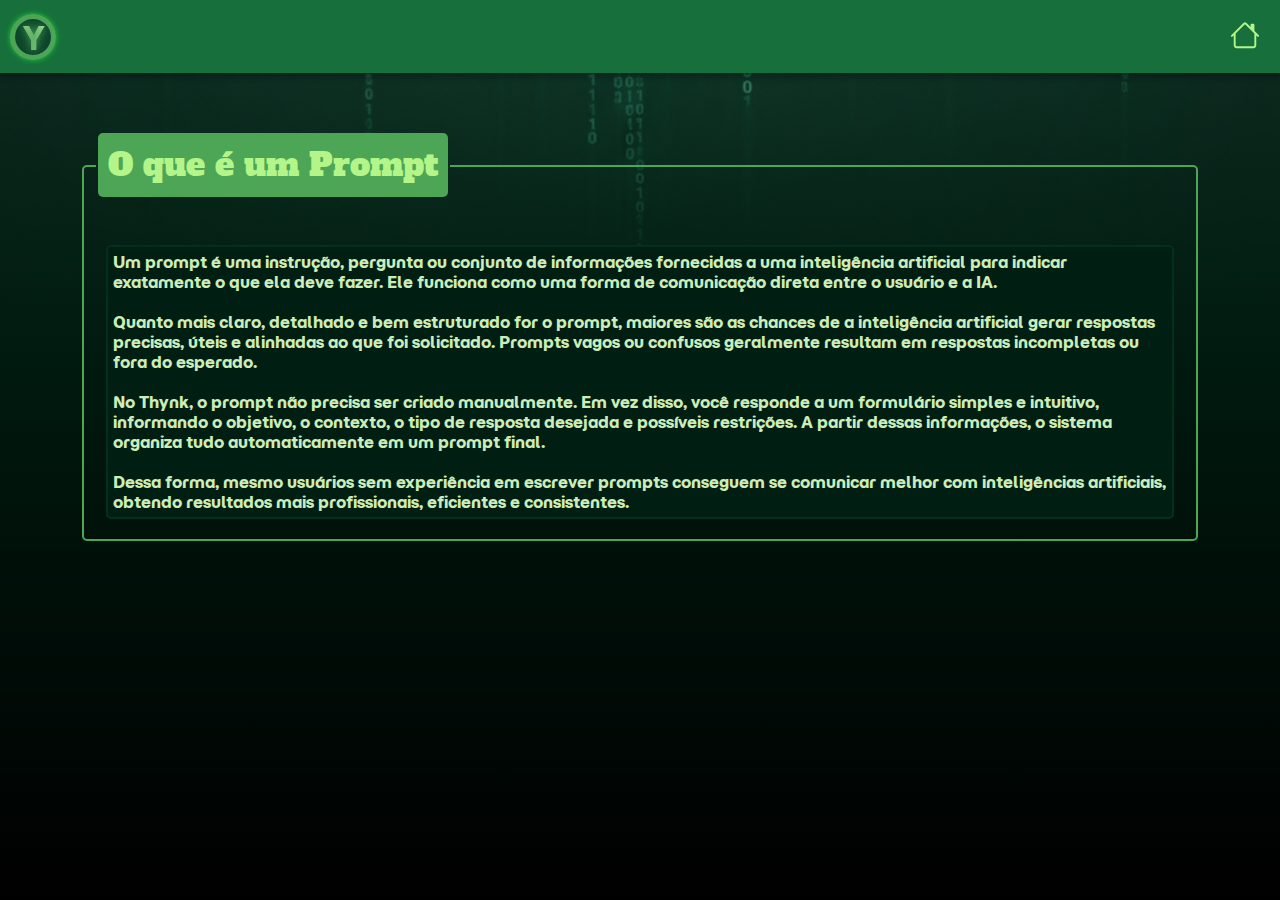
<file: AW_Prompt.html>
<!DOCTYPE html>
<html lang="pt-br">

<head>
    <meta charset="UTF-8">
    <meta name="viewport" content="width=device-width, initial-scale=1.0">
    <link rel="stylesheet" href="AW_estiloGeral.css">

    <link rel="preconnect" href="https://fonts.googleapis.com">
    <link rel="preconnect" href="https://fonts.gstatic.com" crossorigin>
    <link href="https://fonts.googleapis.com/css2?family=Momo+Trust+Display&display=swap" rel="stylesheet">

    <link rel="preconnect" href="https://fonts.googleapis.com">
    <link rel="preconnect" href="https://fonts.gstatic.com" crossorigin>
    <link
        href="https://fonts.googleapis.com/css2?family=Alfa+Slab+One&family=Momo+Trust+Display&family=Sekuya&display=swap"
        rel="stylesheet">
    <title>Thynk - Prompts</title>
</head>

<body>
    <div class="mainDiv">
        <div class="dec">

            <div class="logoDiv">
                <p class="logo">Y</p>
            </div>

            <button class="casa" onclick="home()">
                <svg xmlns="http://www.w3.org/2000/svg" width="30" height="30" fill="currentColor" class="casa" id="casa"
                    viewBox="0 0 16 16">
                    <path
                        d="M8.707 1.5a1 1 0 0 0-1.414 0L.646 8.146a.5.5 0 0 0 .708.708L2 8.207V13.5A1.5 1.5 0 0 0 3.5 15h9a1.5 1.5 0 0 0 1.5-1.5V8.207l.646.647a.5.5 0 0 0 .708-.708L13 5.793V2.5a.5.5 0 0 0-.5-.5h-1a.5.5 0 0 0-.5.5v1.293zM13 7.207V13.5a.5.5 0 0 1-.5.5h-9a.5.5 0 0 1-.5-.5V7.207l5-5z" />
                </svg>
            </button>


        </div>

        <div class="siteConteudo">

            <fieldset>
                <legend class="conteudoTitulo">
                    <p class="titulo">O que é um Prompt</p>
                </legend>
                <p class="conteudoTexto">
                    Um prompt é uma instrução, pergunta ou conjunto de informações fornecidas a uma inteligência artificial para indicar exatamente
                    o que ela deve fazer. Ele funciona como uma forma de comunicação direta entre o usuário e a IA.
                    <br><br>
                    Quanto mais claro, detalhado e bem estruturado for o prompt, maiores são as chances de a inteligência artificial gerar respostas
                    precisas, úteis e alinhadas ao que foi solicitado. Prompts vagos ou confusos geralmente resultam em respostas incompletas ou fora
                    do esperado.
                    <br><br>
                    No Thynk, o prompt não precisa ser criado manualmente. Em vez disso, você responde a um formulário simples e intuitivo, informando
                    o objetivo, o contexto, o tipo de resposta desejada e possíveis restrições. A partir dessas informações, o sistema organiza tudo
                    automaticamente em um prompt final.
                    <br><br>
                    Dessa forma, mesmo usuários sem experiência em escrever prompts conseguem se comunicar melhor com inteligências artificiais,
                    obtendo resultados mais profissionais, eficientes e consistentes.
                </p>
            </fieldset>


        </div>
    </div>

    <script src="AW_interacaoGeral.js"></script>
</body>

</html>
</file>
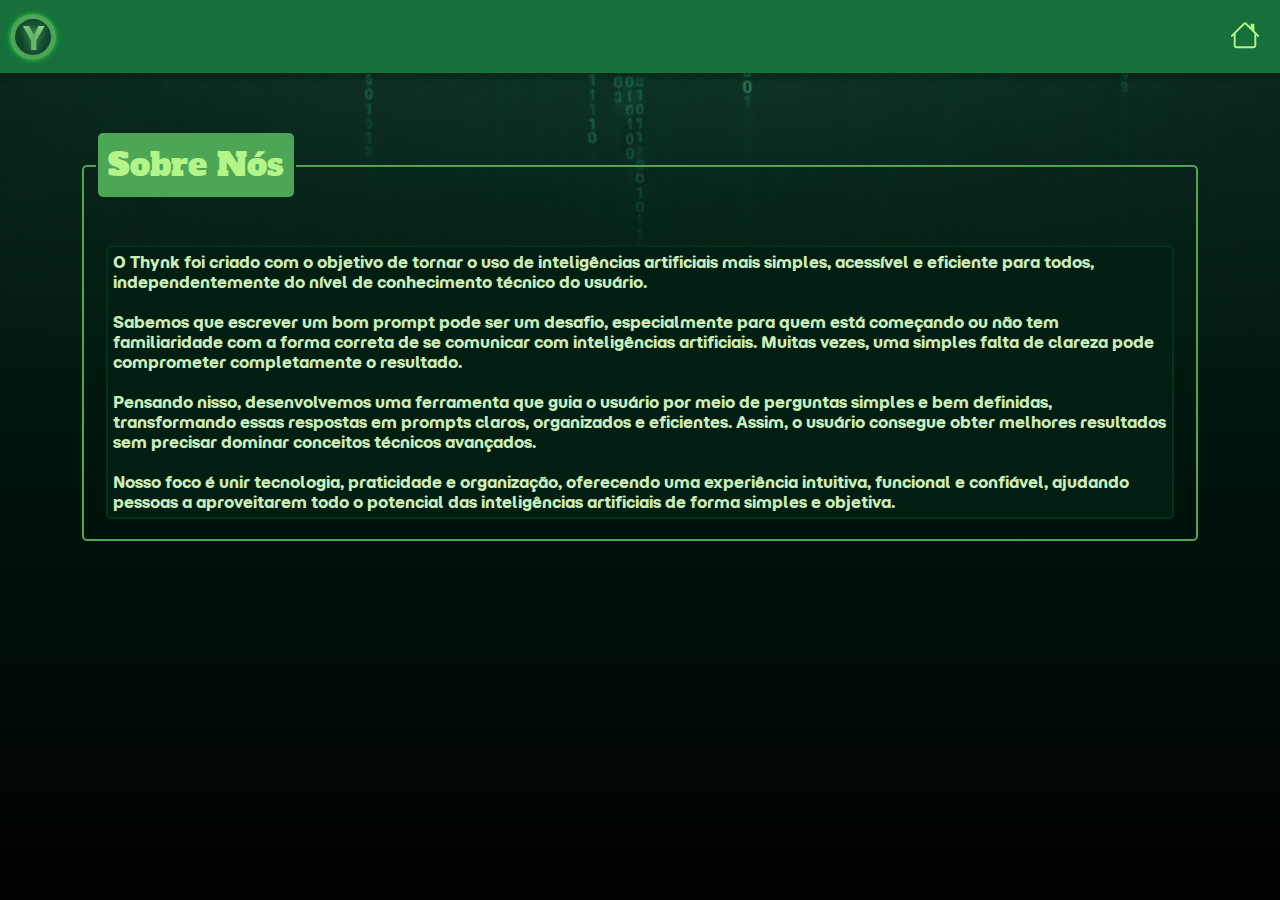
<file: AW_Sobre.html>
<!DOCTYPE html>
<html lang="pt-br">

<head>
    <meta charset="UTF-8">
    <meta name="viewport" content="width=device-width, initial-scale=1.0">
    <link rel="stylesheet" href="AW_estiloGeral.css">

    <link rel="preconnect" href="https://fonts.googleapis.com">
    <link rel="preconnect" href="https://fonts.gstatic.com" crossorigin>
    <link href="https://fonts.googleapis.com/css2?family=Momo+Trust+Display&display=swap" rel="stylesheet">

    <link rel="preconnect" href="https://fonts.googleapis.com">
    <link rel="preconnect" href="https://fonts.gstatic.com" crossorigin>
    <link
        href="https://fonts.googleapis.com/css2?family=Alfa+Slab+One&family=Momo+Trust+Display&family=Sekuya&display=swap"
        rel="stylesheet">
    <title>Thynk - Frameworks</title>
</head>

<body>
    <div class="mainDiv">
        <div class="dec">

            <div class="logoDiv">
                <p class="logo">Y</p>
            </div>

            <button class="casa" onclick="home()">
                <svg xmlns="http://www.w3.org/2000/svg" width="30" height="30" fill="currentColor" class="casa" id="casa"
                    viewBox="0 0 16 16">
                    <path
                        d="M8.707 1.5a1 1 0 0 0-1.414 0L.646 8.146a.5.5 0 0 0 .708.708L2 8.207V13.5A1.5 1.5 0 0 0 3.5 15h9a1.5 1.5 0 0 0 1.5-1.5V8.207l.646.647a.5.5 0 0 0 .708-.708L13 5.793V2.5a.5.5 0 0 0-.5-.5h-1a.5.5 0 0 0-.5.5v1.293zM13 7.207V13.5a.5.5 0 0 1-.5.5h-9a.5.5 0 0 1-.5-.5V7.207l5-5z" />
                </svg>
            </button>


        </div>

        <div class="siteConteudo">

            <fieldset>
                <legend class="conteudoTitulo">
                    <p class="titulo">Sobre Nós</p>
                </legend>
                <p class="conteudoTexto">
                    O Thynk foi criado com o objetivo de tornar o uso de inteligências artificiais mais simples, acessível e eficiente para todos,
                    independentemente do nível de conhecimento técnico do usuário.
                    <br><br>
                    Sabemos que escrever um bom prompt pode ser um desafio, especialmente para quem está começando ou não tem familiaridade com a
                    forma correta de se comunicar com inteligências artificiais. Muitas vezes, uma simples falta de clareza pode comprometer
                    completamente o resultado.
                    <br><br>
                    Pensando nisso, desenvolvemos uma ferramenta que guia o usuário por meio de perguntas simples e bem definidas, transformando
                    essas respostas em prompts claros, organizados e eficientes. Assim, o usuário consegue obter melhores resultados sem precisar
                    dominar conceitos técnicos avançados.
                    <br><br>
                    Nosso foco é unir tecnologia, praticidade e organização, oferecendo uma experiência intuitiva, funcional e confiável, ajudando
                    pessoas a aproveitarem todo o potencial das inteligências artificiais de forma simples e objetiva.
                </p>
            </fieldset>

        </div>
    </div>

    <script src="AW_interacaoGeral.js"></script>
</body>

</html>
</file>
<file: AW_PagInicial.css>
/*principais*/
html, body {
    margin: 0;
    padding: 0;
    min-height: 100vh;
    }


body{
    font-size: 0.9rem;
    background:
    linear-gradient(
        to bottom,
        rgba(1, 23, 53, 0) 0%,
        rgb(0, 26, 15) 40%,
        rgb(0, 0, 0) 100%
    ),
    url("cod8.png") 50% -200px / cover no-repeat;
;
    background-repeat: no-repeat;
    background-size: cover;
    overflow-x: hidden;
    overflow-y: scroll;
}

body.ativa{
    overflow-y: hidden;
}

* {
  font-family: "Momo Trust Display", sans-serif;
  font-weight: 400;
  font-style: normal;
  padding: 0;
  margin: 0;
}

.main {
    display: flex;
    flex-direction: column;
    align-items: center;
    height: auto;
    width: 100%;
}

.interfaceMain{
    display: flex;
    flex-direction: column;
    justify-content: center;
    align-items: center;
    text-align: center;
    height: auto;
    margin: 30px;
}

/* nav */

nav{
    display: flex;
    justify-content: space-between;
    width: 100vw;
    height: 75px;
    box-shadow: 2px 2px 2px RGBA(0, 0, 0, 0.2);
    background: transparent;
    align-items: center;
}

.navLista {
    list-style: none;
    display: flex;
    transition: 0.3s ease-out;
    font-size: 1rem;
    padding: 30px;
    gap: 30px;
}

.navLista.ativa {
    transform: translateX(0);
    box-shadow: -200px 0px 400px 150px rgba(0,0,0,0.6);
    -webkit-box-shadow: -200px 0px 400px 150px rgba(0,0,0,0.6);
    -moz-box-shadow: -200px 0px 400px 150px rgba(0,0,0,0.6);
    z-index: 2;
}

.navItem {
    position: relative;
}

.navListaTitulo {
    color: #4da556;
    font-weight: 600;
    cursor: pointer;
    display: flex;
    align-items: center;
    gap: 8px;
}

.navListaOpcoesDiv {
    position: absolute;
    top: 100%;
    left: 24px;
    list-style: none;
    margin: 0;
    padding: 8px 0;
    max-height: 0;
    overflow: hidden;
    transition: max-height 0.3s ease, opacity 0.5 ease;
    background-color: #0f1a14;
    border-radius: 6px;
    z-index: 10;
    opacity: 0;
    width: 105%;
    display: flex;
    flex-direction: column;
    align-items: center;
}

.navItem.ativo .navListaOpcoesDiv {
    max-height: 300px;
    opacity: 1;
}

.navListaOpcoes {
    font-size: 0.7rem;
    margin: 6px 0;
}

.navListaOpcoes a {
    color: #cbedb8;
    text-decoration: none;
}

.navListaSite {
    margin: 20px 15px;
    text-transform: uppercase;
    text-align: center;
    color: #d0e9c0;
    font-size: 2rem;
    display: none;
}

.setinha {
    width: 20px;
    height: 20px;
    transition: transform 0.3s ease;
}

.navItem.ativo .setinha {
    transform: rotate(180deg);
}


/*menu*/
.menuHamburguer{
    cursor: pointer;
    display: none;
    margin: 10px;
    transition: 0.3s ease-out;
    position: relative;
    top: 0;
    right: 0;
    width: 36px;
    height: 26px;
    margin: 15px;
}

.menuHamburguer div{
    position: absolute;
    right: 0;
    width: 32px;
    height: 2px;
    background-color: white;
    transition: 0.5s ease;
    z-index: 5;
}

.menuHamburguer .linha1{
    top: 0;
}

.menuHamburguer .linha2{
    top: 12px;
}

.menuHamburguer .linha3{
    top: 24px;
}

.menuHamburguer.ativa{
    transform: translateX(-50vw);
    transition: 0.5 ease;
}

.menuHamburguer.ativa .linha1{
    transform:  rotate(45deg);
    top: 19px;
}

.menuHamburguer.ativa .linha2{
    opacity: 0;
}

.menuHamburguer.ativa .linha3{
    transform: rotate(-45deg);
    top: 19px;
}

.motivacoes{
    width: 100%;
    justify-content: center;
    display: flex;
    flex-direction: column;
}

/* logo */
.logoDiv{
    margin: 15px;
    display: flex;
    justify-content: center;
    align-items: center;
    border: 5px #4da556 solid;
    box-shadow: 0px 0px 5px #1cd234;
    border-radius: 100%;
    height: auto;
    width: auto;
    background:
        linear-gradient(#0d462b, #0d462b) padding-box,
        linear-gradient(to top right, #4da556, #0d13af) border-box;
}

.logo{
    color: transparent;
    -webkit-background-clip: text;
    background: linear-gradient(to top right, #4da556, #cbedb8);
    background-clip: text;
    width: 20px;
    height: 20px;
    padding: 8px;
    text-align: center;
    text-shadow: 0px 0px 8px #4da556;
    margin: 0;
    line-height: 1.0;
    text-transform: uppercase;
    font-size: 1.3rem;
}

/* conteudo primario */
.texts{
    text-align: center;
    color: white;
}

.interfaceMain p{
    margin: 0;
}

.interfaceMain .nomeLetra{
    font-size: 2.5rem;
    color: #4da556;
    filter: drop-shadow(3px 3px 3px rgba(0,0,0,0.5));
    font-family: "Alfa Slab One", serif;
    font-weight: 400;
    font-style: normal;
    letter-spacing: 10px;
}
.siteNome{
    margin: 10px;
}
.comecar{
    margin: 30px;
    height: 40px;
    width: 135px;
    box-shadow: 0px 0px 9px #1cd234;
    font-size: larger;
    border: none;
    border-radius: 30px;
    background: radial-gradient(circle, #d0e9c0, #4ada4a);
    background-size: 200% 100%;
    color: #17703c;
    transition: all ease-in 0.1s;
    animation: pulse 5s infinite alternate, comecarMov 3s infinite alternate;
    
}

.comecar:hover{
    color: white;
}

/* motivacoes */
.interfaceMain, .motivacoes{
    display: flex;
    flex-direction: column;
}

.anuncio{
    background: transparent;
    color: rgb(222, 244, 229);
    height: auto;
    border-radius: 10px;
    flex: 1 0 250px;
    max-width: 385.6px;
    display:flex;
    flex-direction: column;
    border: 2px solid #4da556;
}

.anuncios{
    display: flex;
    flex-wrap: wrap;
    gap: 20px;
    padding: 20px;
    justify-content: space-between;
    align-items: stretch;
    overflow-x: auto;
    overflow-y: hidden;
    color: white;
    justify-content: center;
}

.anuncioConteudo{
    margin: 10px;
    flex-grow: 1;
}
.motTitulo{
    margin: 0;
    text-align: center;
}
.anuncio p{
    margin: 0;
    display: flex;
    text-align: center;
    flex-wrap: wrap;
    padding: 15px;
}
.anuncioTitulo{
    display: flex;
    flex-direction: row;
    margin-bottom: 5px;
    gap: 10px;
}
.tituloImg{
    display: flex;
    align-items: center;
    width: auto;
    height: auto;
}

.tituloImg svg{
    width: 20px;
    height: 20px;
    color: #cbedb8;
}

.temaIdeia, .temaPrompt{
    margin: 0;
}

.temaIdeia{
    color: #4da556;
}
.anuncioPar{
    border: 2px solid #02301e;
    border-radius: 5px;
}

.motTitulo{
    color: white;
    padding: 15px;
}

/* final */
.creditos{
    margin: 0;
    padding: 0;
    width: 100%;
    height: 100%;
    display: flex;
    flex-direction: row;
    color: #ffffff;
}

.devs :not(.devsTitulo), .plataforma :not(.plataformaTitulo){
    font-size: small;
}

/*keyframes*/
@keyframes movimentoCod {
    0%{
    background-position: 0% 0%; 
}
    100%{
    background-position: 0% 60%;
}
}

@keyframes pulse{
    0%{
        box-shadow: 0px 0px 7px #1cd234;
    }
    100%{
        box-shadow: 0px 0px 13px #1cd234;
    }
}

@keyframes comecarMov{
    from{
        background-position: 0% 50%;
    }
    to{
        background-position: 100% 50%;
    }
}

@media screen and (min-width: 476px){
    .anuncios{
        flex-direction: row;
    }
}

@media screen and (max-width: 999px){
    .navLista{
        position: fixed;
        top: 0;
        right: 0;
        width: 50vw;
        height: 100%;
        background: #4da556;
        flex-direction: column;
        transform: translateX(100%);
        overflow-y: scroll;
        z-index: 3;
        margin: 0;
        gap: 10px;
    }
    .navListaOpcoesDiv{
        width: auto;
        margin: 10px;
    }

    .navListaOpcoes, .navListaTitulo, .navListaOpcoesDiv{
        position: static;
        opacity: 1;
        z-index: 5;
    }

    .navItem{
        position: static;
    }

    .navItem .navListaOpcoesDiv{
        max-height: 300px;
        height: 100%;
        opacity: 1;
        display: flex;
        flex-direction: column;
        align-items: self-start;
    }

    .navListaOpcoesDiv{
        background-color: transparent;
        position: static;
    }

    .navListaOpcoes{
        font-size: 1rem;
        margin: 10px;
        position: static;
    }

    .navListaSite{
        display: flex;
        justify-content: center;
        align-items: center;
    }

    .setinha{
        display: none;
    }

    .menuHamburguer{
        display: flex;
        flex-direction: column;
    }

    .navListaTitulo{
        color: #14261d;
        position:static;
        opacity: 1;
        border-bottom: 2px solid #14261d;
    }
    .menuHamburguer.ativa{
        top: 0;
        position: fixed;
        z-index: 3;
    }
}
</file>
<file: AW_estiloGeral.css>
/* parte primaria */
html, body {
    margin: 0;
    padding: 0;
    min-height: 100vh;
    }

body{
    font-family: "Alfa Slab One", serif;
    background: linear-gradient(to bottom, #085390, #01132a);
    background:
    linear-gradient(
        to bottom,
        rgba(1, 23, 53, 0) 0%,
        rgb(0, 26, 15) 40%,
        rgb(0, 0, 0) 100%
    ),
    url("cod8.png") 50% -700px / cover no-repeat #26a58b;
;
    background-repeat: no-repeat;
    background-size: cover;
    overflow-y: scroll;
}

.mainDiv{
    overflow-x: hidden;
    display: flex;
    flex-direction: column;
    justify-content: center;
    align-items: center;
}
/* parte secundaia */
.dec{
    display: flex;
    flex-direction: row;
    justify-content: space-between;
    box-shadow: 0px 6px 5px 0px rgba(0, 0, 0, 0.2);
    width: 100%;
    background-color: #17703c;
    align-items: center;
}

.siteConteudo{
    height: 100%;
    display: flex;
    flex-direction: column;
    gap: 20px;
}

.casa{
    border: none;
    background: transparent;
    margin: 0;
    padding: 0;
    cursor: pointer;
}
.titulo{
    font-size: 2rem;
    background-color: #4da556;
    border-radius: 5px;
    padding: 10px;
    text-align: center;
    color: #b4f589;
    font-family: "Alfa Slab One", serif;
    font-weight: 400;
    font-style: normal;
    margin-top: 30px;
}

.logoDiv{
    margin: 10px;
    display: flex;
    justify-content: center;
    align-items: center;
    border: 5px #4da556 solid;
    box-shadow: 0px 0px 5px #1cd234;
    border-radius: 100%;
    height: auto;
    width: auto;
    background:
        linear-gradient(#0d462b, #0d462b) padding-box,
        linear-gradient(to top right, #4da556, #0d13af) border-box;
}

.siteConteudo fieldset{
    display: flex;
    justify-content: center;
    align-items: center;
    flex-wrap: wrap;
    background: transparent;
    border: 2px solid #4da556;
    max-width: 85vw;
    flex-direction: column;
    border-radius: 5px;
    margin: 30px;
    gap: 10px;
}

input::placeholder, textarea::placeholder{
    color: #011e13;
}

/* parte tercuaeua */

.conteudoTexto{
    display: flex;
    flex-wrap: wrap;
    margin: 10px;
    font-size: 1rem;
    font-family: "Momo Trust Display", sans-serif;
    font-weight: 100;
    color: #cbedb8;
    border: 2px solid #02301e;
    background-color: #011e13;
    padding: 5px;
    border-radius: 5px;
}
.casa{
    margin: 10px;
    color: #b4f589;
}

.logo{
    color: transparent;
    -webkit-background-clip: text;
    background: linear-gradient(to top right, #4da556, #cbedb8);
    background-clip: text;
    width: 20px;
    height: 20px;
    padding: 8px;
    text-align: center;
    line-height: 0.7;
    text-shadow: 0px 0px 8px #4da556;
    margin: 0;
    font-size: 2rem;
    font-family: "Momo Trust Display", sans-serif;
    font-weight: 400;
    font-style: normal;

}
</file>
